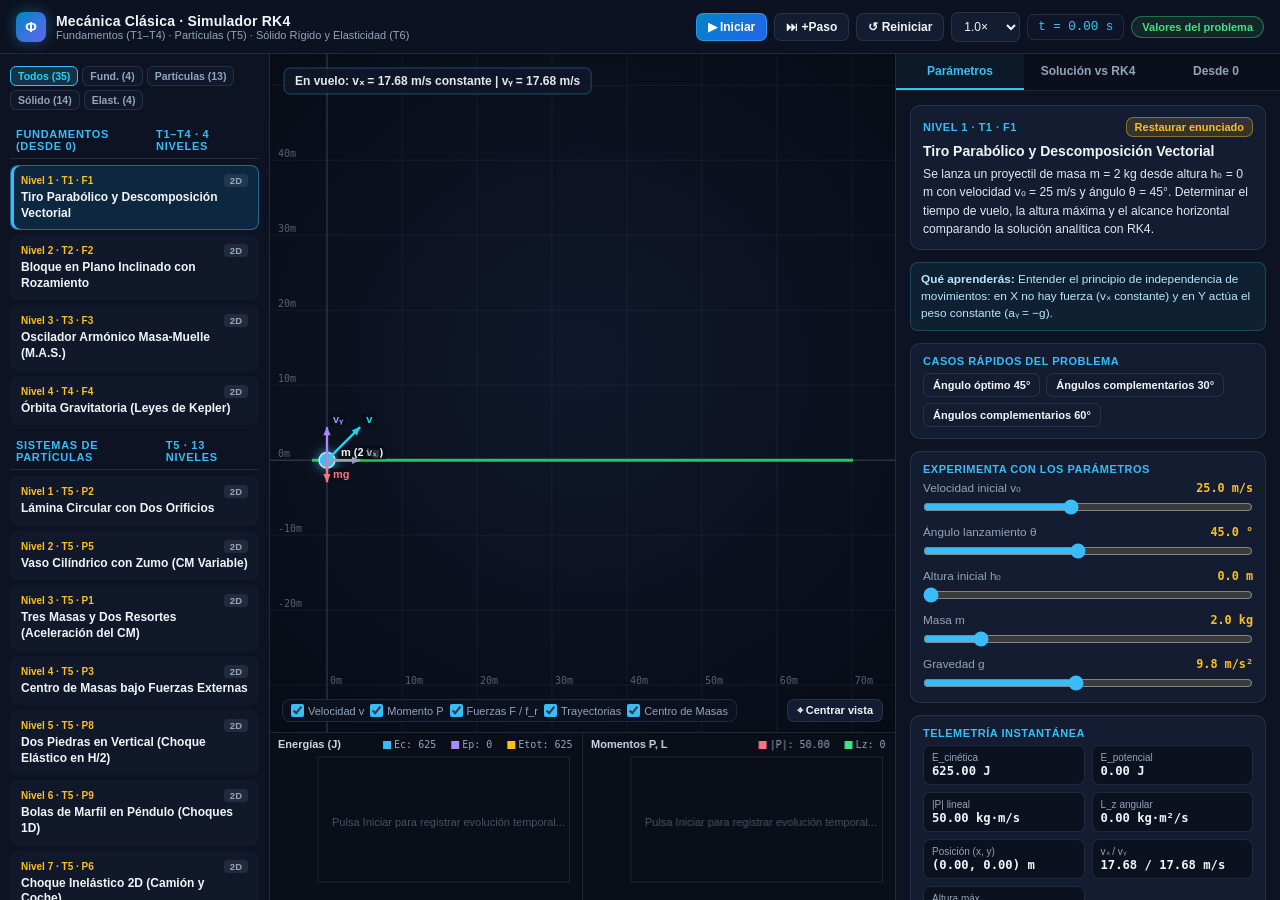
<file: mecanica-clasica/index.html>
<!DOCTYPE html>
<html lang="es">
<head>
    <meta charset="UTF-8">
    <meta name="viewport" content="width=device-width, initial-scale=1.0">
    <title>Laboratorio Interactivo — Sistemas de Partículas y Sólido Rígido</title>
    <link rel="stylesheet" href="css/styles.css">
</head>
<body>
    <!-- Barra Superior de Control -->
    <header class="topbar">
        <div class="brand">
            <div class="brand-badge">Φ</div>
            <div>
                <h1>Mecánica Clásica · Simulador RK4</h1>
                <span>Fundamentos (T1–T4) · Partículas (T5) · Sólido Rígido y Elasticidad (T6)</span>
            </div>
        </div>

        <div class="transport">
            <button id="btn-play" class="btn btn-primary">▶ Iniciar</button>
            <button id="btn-step" class="btn" title="Avanzar un paso Δt">⏭ +Paso</button>
            <button id="btn-reset" class="btn" title="Reiniciar simulación">↺ Reiniciar</button>
            <select id="speed-select" class="speed-select" title="Velocidad de simulación">
                <option value="0.25">0.25×</option>
                <option value="0.5">0.5×</option>
                <option value="1" selected>1.0×</option>
                <option value="2">2.0×</option>
                <option value="4">4.0×</option>
            </select>
            <div id="time-display" class="time-pill">t = 0.00 s</div>
            <span id="mode-badge" class="mode-badge preset">Valores del problema</span>
        </div>
    </header>

    <!-- Área Principal en 3 Columnas -->
    <main class="workspace">
        <!-- Columna Izquierda: Ruta Pedagógica desde 0 -->
        <aside class="sidebar">
            <div class="topic-filter-bar" id="topic-filter-bar">
                <button class="filter-chip active" data-filter="all">Todos (35)</button>
                <button class="filter-chip" data-filter="fundamentals">Fund. (4)</button>
                <button class="filter-chip" data-filter="particles">Partículas (13)</button>
                <button class="filter-chip" data-filter="rigid">Sólido (14)</button>
                <button class="filter-chip" data-filter="elasticity">Elast. (4)</button>
            </div>

            <section class="topic-section" data-topic="fundamentals">
                <div class="topic-header">
                    <span>Fundamentos (Desde 0)</span>
                    <span>T1–T4 · 4 niveles</span>
                </div>
                <div id="list-fundamentals" class="problem-list"></div>
            </section>

            <section class="topic-section" data-topic="particles">
                <div class="topic-header">
                    <span>Sistemas de Partículas</span>
                    <span>T5 · 13 niveles</span>
                </div>
                <div id="list-particles" class="problem-list"></div>
            </section>

            <section class="topic-section" data-topic="rigid">
                <div class="topic-header">
                    <span>Sólido Rígido</span>
                    <span>T6a · 14 niveles</span>
                </div>
                <div id="list-rigid" class="problem-list"></div>
            </section>

            <section class="topic-section" data-topic="elasticity">
                <div class="topic-header">
                    <span>Elasticidad y Torsión</span>
                    <span>T6b · 4 niveles</span>
                </div>
                <div id="list-elasticity" class="problem-list"></div>
            </section>
        </aside>

        <!-- Columna Central: Viewport 2D/3D + Gráficas de Conservación -->
        <section class="stage">
            <div class="viewport-wrap">
                <canvas id="canvas-2d"></canvas>
                <div id="container-3d"></div>

                <div class="viewport-toolbar">
                    <div id="vector-toggles" class="vector-toggles">
                        <label class="chk-chip"><input type="checkbox" id="chk-vel" checked> Velocidad v</label>
                        <label class="chk-chip"><input type="checkbox" id="chk-mom" checked> Momento P</label>
                        <label class="chk-chip"><input type="checkbox" id="chk-force" checked> Fuerzas F / f_r</label>
                        <label class="chk-chip"><input type="checkbox" id="chk-trails" checked> Trayectorias</label>
                        <label class="chk-chip"><input type="checkbox" id="chk-cm" checked> Centro de Masas</label>
                    </div>
                    <div class="viewport-actions">
                        <button id="btn-reset-view" class="btn" style="padding:4px 9px;font-size:11px;">⌖ Centrar vista</button>
                    </div>
                </div>
            </div>

            <div class="charts-strip">
                <div class="chart-box">
                    <canvas id="chart-energy"></canvas>
                </div>
                <div class="chart-box">
                    <canvas id="chart-momentum"></canvas>
                </div>
            </div>
        </section>

        <!-- Columna Derecha: Enunciado, Parámetros, Solución Analítica y Guía -->
        <aside class="inspector">
            <div class="tabs">
                <button class="tab-btn active" data-tab="params">Parámetros</button>
                <button class="tab-btn" data-tab="solution">Solución vs RK4</button>
                <button class="tab-btn" data-tab="guide">Desde 0</button>
            </div>

            <!-- Tab 1: Enunciado, Sliders y Telemetría -->
            <div id="tab-params" class="tab-content active">
                <div class="card">
                    <div class="card-title">
                        <span id="prob-code">T5 · P3</span>
                        <button id="btn-preset" class="btn btn-gold" style="padding:3px 8px;font-size:11px;">Restaurar enunciado</button>
                    </div>
                    <h2 id="prob-title" style="font-size:14px;margin-bottom:6px;"></h2>
                    <p id="prob-statement" class="statement-text"></p>
                </div>

                <div id="prob-goal" class="goal-box"></div>

                <div id="quick-actions-card" class="card" style="display:none;">
                    <div class="card-title"><span>Casos rápidos del problema</span></div>
                    <div id="quick-actions" class="quick-actions"></div>
                </div>

                <div class="card">
                    <div class="card-title"><span>Experimenta con los parámetros</span></div>
                    <div id="params-container"></div>
                </div>

                <div class="card">
                    <div class="card-title"><span>Telemetría instantánea</span></div>
                    <div id="telemetry-grid" class="telemetry-grid"></div>
                </div>
            </div>

            <!-- Tab 2: Solución Paso a Paso y Comparativa Live -->
            <div id="tab-solution" class="tab-content">
                <div class="card">
                    <div class="card-title"><span>Teórico vs Simulación Numérica (RK4)</span></div>
                    <table class="cmp-table">
                        <thead>
                            <tr>
                                <th>Magnitud</th>
                                <th>Teórico</th>
                                <th>RK4</th>
                                <th>Error</th>
                            </tr>
                        </thead>
                        <tbody id="cmp-tbody"></tbody>
                    </table>
                </div>

                <div id="steps-container" style="display:flex;flex-direction:column;gap:8px;"></div>
            </div>

            <!-- Tab 3: Guía Conceptual desde 0 -->
            <div id="tab-guide" class="tab-content">
                <div class="goal-box" id="guide-goal"></div>
                <div id="guide-container" style="display:flex;flex-direction:column;gap:9px;"></div>
            </div>
        </aside>
    </main>

    <!-- Librerías Locales (Compatible con file:// sin servidor) -->
    <script src="lib/three.min.js"></script>
    <script src="lib/OrbitControls.js"></script>
    <script src="js/rk4.js"></script>
    <script src="js/problems_fundamentals.js"></script>
    <script src="js/problems_particles.js"></script>
    <script src="js/problems_rigid.js"></script>
    <script src="js/problems_elasticity.js"></script>
    <script src="js/problems_catalog.js"></script>
    <script src="js/renderer2d.js"></script>
    <script src="js/renderer3d.js"></script>
    <script src="js/charts.js"></script>
    <script src="js/app.js"></script>
</body>
</html>
</file>
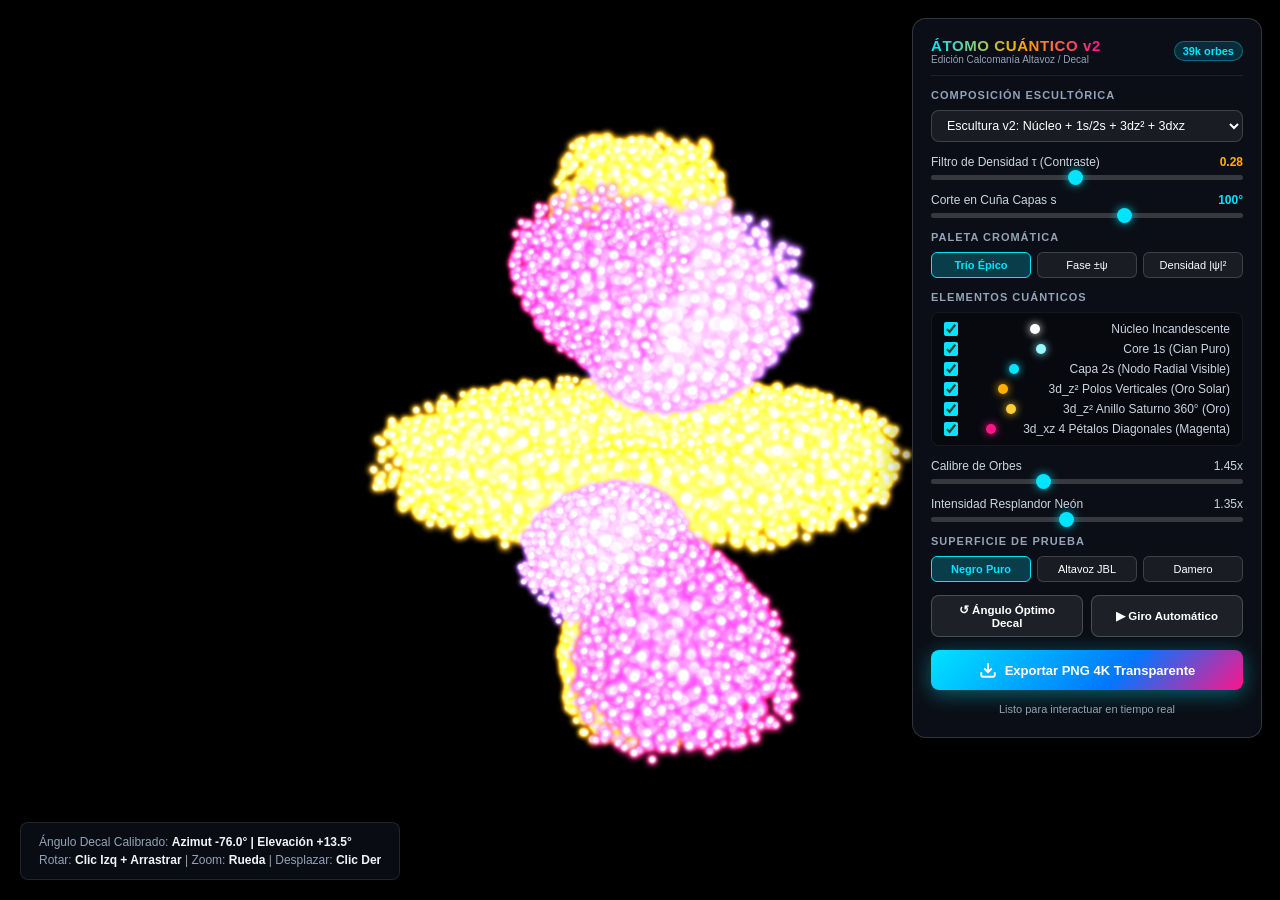
<file: atomo-cuantico/visor_atomo_3d.html>
<!DOCTYPE html>
<html lang="es">
<head>
    <meta charset="UTF-8">
    <meta name="viewport" content="width=device-width, initial-scale=1.0">
    <title>Visor Cuántico 3D - Escultura v2 (Edición Calcomanía Altavoz)</title>
    <style>
        :root {
            --bg-color: #000000;
            --panel-bg: rgba(13, 17, 26, 0.88);
            --panel-border: rgba(255, 255, 255, 0.16);
            --accent-cyan: #00e5ff;
            --accent-gold: #ffb000;
            --accent-magenta: #ff148a;
            --text-main: #f1f5f9;
            --text-dim: #94a3b8;
        }

        * {
            box-sizing: border-box;
            margin: 0;
            padding: 0;
            user-select: none;
        }

        body, html {
            width: 100%;
            height: 100%;
            overflow: hidden;
            font-family: -apple-system, BlinkMacSystemFont, "Segoe UI", Roboto, Helvetica, Arial, sans-serif;
            background-color: var(--bg-color);
            color: var(--text-main);
        }

        #canvas-container {
            position: absolute;
            top: 0;
            left: 0;
            width: 100%;
            height: 100%;
            z-index: 1;
        }

        /* Modos de fondo de prueba */
        .bg-black {
            background-color: #000000 !important;
            background-image: none !important;
        }
        .bg-jbl {
            background-color: #16181D !important;
            background-image: radial-gradient(circle at 50% 50%, #242934 0%, #101216 100%) !important;
        }
        .bg-checkerboard {
            background-color: #1a1a24 !important;
            background-image: 
                linear-gradient(45deg, #262738 25%, transparent 25%), 
                linear-gradient(-45deg, #262738 25%, transparent 25%), 
                linear-gradient(45deg, transparent 75%, #262738 75%), 
                linear-gradient(-45deg, transparent 75%, #262738 75%) !important;
            background-size: 24px 24px !important;
            background-position: 0 0, 0 12px, 12px -12px, -12px 0px !important;
        }

        #error-banner {
            display: none;
            position: fixed;
            top: 20px;
            left: 50%;
            transform: translateX(-50%);
            background: rgba(220, 38, 38, 0.95);
            color: #ffffff;
            padding: 12px 24px;
            border-radius: 8px;
            z-index: 99999;
            font-size: 13px;
            font-weight: 600;
            box-shadow: 0 8px 30px rgba(0, 0, 0, 0.7);
        }

        /* Panel de Control Flotante Glassmorphism */
        #ui-panel {
            position: absolute;
            top: 18px;
            right: 18px;
            width: 350px;
            max-height: calc(100vh - 36px);
            background: var(--panel-bg);
            backdrop-filter: blur(18px);
            -webkit-backdrop-filter: blur(18px);
            border: 1px solid var(--panel-border);
            border-radius: 14px;
            padding: 18px;
            z-index: 10;
            display: flex;
            flex-direction: column;
            gap: 13px;
            overflow-y: auto;
            box-shadow: 0 16px 36px rgba(0, 0, 0, 0.75);
            scrollbar-width: thin;
            scrollbar-color: rgba(255, 255, 255, 0.2) transparent;
        }

        #ui-panel::-webkit-scrollbar {
            width: 6px;
        }
        #ui-panel::-webkit-scrollbar-thumb {
            background: rgba(255, 255, 255, 0.22);
            border-radius: 3px;
        }

        .header {
            display: flex;
            align-items: center;
            justify-content: space-between;
            border-bottom: 1px solid rgba(255, 255, 255, 0.08);
            padding-bottom: 10px;
        }

        .header h1 {
            font-size: 15px;
            font-weight: 800;
            letter-spacing: 0.6px;
            background: linear-gradient(90deg, #00e5ff 0%, #ffb000 50%, #ff148a 100%);
            -webkit-background-clip: text;
            -webkit-text-fill-color: transparent;
        }

        .badge {
            font-size: 11px;
            padding: 3px 8px;
            background: rgba(0, 229, 255, 0.15);
            color: #00e5ff;
            border-radius: 12px;
            border: 1px solid rgba(0, 229, 255, 0.35);
            font-weight: 600;
        }

        .section-title {
            font-size: 11px;
            text-transform: uppercase;
            letter-spacing: 1px;
            color: var(--text-dim);
            font-weight: 700;
            margin-bottom: 3px;
        }

        .control-group {
            display: flex;
            flex-direction: column;
            gap: 6px;
        }

        label {
            font-size: 12px;
            display: flex;
            justify-content: space-between;
            align-items: center;
            color: #cbd5e1;
        }

        select, input[type="range"], button {
            width: 100%;
            background: rgba(255, 255, 255, 0.06);
            border: 1px solid rgba(255, 255, 255, 0.16);
            color: #fff;
            border-radius: 8px;
            padding: 7px 11px;
            font-size: 12.5px;
            outline: none;
            transition: all 0.2s ease;
        }

        select:focus, button:hover {
            border-color: var(--accent-cyan);
            background: rgba(255, 255, 255, 0.11);
        }

        input[type="range"] {
            -webkit-appearance: none;
            height: 5px;
            padding: 0;
            border: none;
            background: rgba(255, 255, 255, 0.18);
            border-radius: 3px;
            cursor: pointer;
        }

        input[type="range"]::-webkit-slider-thumb {
            -webkit-appearance: none;
            width: 15px;
            height: 15px;
            background: var(--accent-cyan);
            border-radius: 50%;
            box-shadow: 0 0 10px rgba(0, 229, 255, 0.8);
            cursor: pointer;
        }

        .btn-group {
            display: grid;
            grid-template-columns: 1fr 1fr 1fr;
            gap: 6px;
        }

        .btn-group button {
            padding: 6px 4px;
            font-size: 11px;
            text-align: center;
            cursor: pointer;
            border-radius: 6px;
        }

        .btn-group button.active {
            background: rgba(0, 229, 255, 0.22);
            border-color: var(--accent-cyan);
            color: var(--accent-cyan);
            font-weight: 700;
        }

        .subshell-grid {
            display: grid;
            grid-template-columns: 1fr;
            gap: 6px;
            background: rgba(0, 0, 0, 0.3);
            padding: 9px 12px;
            border-radius: 8px;
            border: 1px solid rgba(255, 255, 255, 0.06);
        }

        .subshell-item {
            display: flex;
            align-items: center;
            gap: 9px;
            font-size: 12px;
            cursor: pointer;
        }

        .subshell-item input[type="checkbox"] {
            accent-color: var(--accent-cyan);
            width: 14px;
            height: 14px;
            cursor: pointer;
        }

        .dot-indicator {
            width: 10px;
            height: 10px;
            border-radius: 50%;
            display: inline-block;
            box-shadow: 0 0 8px currentColor;
        }

        .btn-action-row {
            display: grid;
            grid-template-columns: 1fr 1fr;
            gap: 8px;
        }

        .btn-secondary {
            background: rgba(255, 255, 255, 0.08);
            border: 1px solid rgba(255, 255, 255, 0.2);
            cursor: pointer;
            font-size: 11.5px;
            font-weight: 600;
        }

        .btn-export {
            background: linear-gradient(135deg, #00e5ff 0%, #0077ff 60%, #ff148a 100%);
            border: none;
            color: #ffffff;
            font-weight: 800;
            font-size: 13px;
            padding: 11px;
            border-radius: 8px;
            cursor: pointer;
            display: flex;
            align-items: center;
            justify-content: center;
            gap: 8px;
            box-shadow: 0 4px 20px rgba(0, 229, 255, 0.4);
            transition: transform 0.15s ease, box-shadow 0.15s ease;
        }

        .btn-export:hover {
            transform: translateY(-1px);
            box-shadow: 0 6px 26px rgba(0, 229, 255, 0.65);
        }

        .btn-export:active {
            transform: translateY(1px);
        }

        .status-msg {
            font-size: 11px;
            color: var(--text-dim);
            text-align: center;
            min-height: 16px;
        }

        #hud-info {
            position: absolute;
            bottom: 20px;
            left: 20px;
            z-index: 10;
            background: rgba(13, 17, 26, 0.75);
            backdrop-filter: blur(12px);
            padding: 10px 18px;
            border-radius: 8px;
            border: 1px solid rgba(255, 255, 255, 0.1);
            font-size: 12px;
            color: #94a3b8;
            pointer-events: none;
            line-height: 1.5;
        }
        #hud-info strong {
            color: #f1f5f9;
        }
    </style>

    <!-- Librerías locales con fallback a CDN oficial -->
    <script src="lib/three.min.js"></script>
    <script>
        if (typeof THREE === 'undefined') {
            document.write('<script src="https://cdnjs.cloudflare.com/ajax/libs/three.js/r128/three.min.js"><\/script>');
        }
    </script>
    <script src="lib/OrbitControls.js"></script>
    <script>
        if (typeof THREE !== 'undefined' && typeof THREE.OrbitControls === 'undefined') {
            document.write('<script src="https://cdn.jsdelivr.net/npm/three@0.128.0/examples/js/controls/OrbitControls.js"><\/script>');
        }
    </script>
</head>
<body class="bg-black">
    <div id="error-banner"></div>
    <div id="canvas-container"></div>

    <div id="ui-panel">
        <div class="header">
            <div>
                <h1>ÁTOMO CUÁNTICO v2</h1>
                <div style="font-size: 10px; color: var(--text-dim);">Edición Calcomanía Altavoz / Decal</div>
            </div>
            <span class="badge" id="point-count-badge">38k orbes</span>
        </div>

        <!-- Presets -->
        <div class="control-group">
            <span class="section-title">Composición Escultórica</span>
            <select id="preset-select">
                <option value="sculpture_v2" selected>Escultura v2: Núcleo + 1s/2s + 3dz² + 3dxz</option>
                <option value="dz2_solo">Solo 3d_z² (Polos + Anillo de Saturno)</option>
                <option value="dxz_solo">Solo 3d_xz (4 Pétalos Diagonales)</option>
                <option value="core_solo">Solo Núcleo + Esferas 1s/2s (Corte en Cuña)</option>
            </select>
        </div>

        <!-- Umbral Cuántico Tau (tau) -->
        <div class="control-group">
            <label>
                <span>Filtro de Densidad &tau; (Contraste)</span>
                <span id="tau-val" style="color:var(--accent-gold); font-weight:700;">0.28</span>
            </label>
            <input type="range" id="tau-slider" min="0.05" max="0.55" step="0.01" value="0.28">
        </div>

        <!-- Ángulo de Corte en Cuña -->
        <div class="control-group">
            <label>
                <span>Corte en Cuña Capas s</span>
                <span id="cut-angle-val" style="color:var(--accent-cyan); font-weight:600;">100°</span>
            </label>
            <input type="range" id="cut-angle-slider" min="0" max="160" step="2" value="100">
        </div>

        <!-- Modos de Color -->
        <div class="control-group">
            <span class="section-title">Paleta Cromática</span>
            <div class="btn-group">
                <button id="btn-col-trio" class="active">Trío Épico</button>
                <button id="btn-col-phase">Fase &plusmn;&psi;</button>
                <button id="btn-col-density">Densidad |&psi;|&sup2;</button>
            </div>
        </div>

        <!-- Subcapas Escultóricas v2 -->
        <div class="control-group">
            <span class="section-title">Elementos Cuánticos</span>
            <div class="subshell-grid">
                <label class="subshell-item">
                    <input type="checkbox" id="chk-nucleus" checked>
                    <span class="dot-indicator" style="color:#ffffff; background:#ffffff;"></span>
                    <span>Núcleo Incandescente</span>
                </label>
                <label class="subshell-item">
                    <input type="checkbox" id="chk-core1s" checked>
                    <span class="dot-indicator" style="color:#99f6ff; background:#99f6ff;"></span>
                    <span>Core 1s (Cian Puro)</span>
                </label>
                <label class="subshell-item">
                    <input type="checkbox" id="chk-shell2s" checked>
                    <span class="dot-indicator" style="color:#00e5ff; background:#00e5ff;"></span>
                    <span>Capa 2s (Nodo Radial Visible)</span>
                </label>
                <label class="subshell-item">
                    <input type="checkbox" id="chk-poles3dz2" checked>
                    <span class="dot-indicator" style="color:#ffb000; background:#ffb000;"></span>
                    <span>3d_z² Polos Verticales (Oro Solar)</span>
                </label>
                <label class="subshell-item">
                    <input type="checkbox" id="chk-ring3dz2" checked>
                    <span class="dot-indicator" style="color:#ffcc33; background:#ffcc33;"></span>
                    <span>3d_z² Anillo Saturno 360° (Oro)</span>
                </label>
                <label class="subshell-item">
                    <input type="checkbox" id="chk-petals3dxz" checked>
                    <span class="dot-indicator" style="color:#ff148a; background:#ff148a;"></span>
                    <span>3d_xz 4 Pétalos Diagonales (Magenta)</span>
                </label>
            </div>
        </div>

        <!-- Sliders de Apariencia de Orbes -->
        <div class="control-group">
            <label>
                <span>Calibre de Orbes</span>
                <span id="pt-size-val">1.45x</span>
            </label>
            <input type="range" id="pt-size-slider" min="0.6" max="3.0" step="0.05" value="1.45">
        </div>

        <div class="control-group">
            <label>
                <span>Intensidad Resplandor Neón</span>
                <span id="glow-val">1.35x</span>
            </label>
            <input type="range" id="glow-slider" min="0.4" max="2.6" step="0.05" value="1.35">
        </div>

        <!-- Fondo de Previsualización -->
        <div class="control-group">
            <span class="section-title">Superficie de Prueba</span>
            <div class="btn-group">
                <button id="btn-bg-black" class="active">Negro Puro</button>
                <button id="btn-bg-jbl">Altavoz JBL</button>
                <button id="btn-bg-check">Damero</button>
            </div>
        </div>

        <!-- Acciones: Reset Cámara y Exportación -->
        <div class="btn-action-row">
            <button id="btn-reset-cam" class="btn-secondary">
                ↺ Ángulo Óptimo Decal
            </button>
            <button id="btn-autorotate" class="btn-secondary">
                ▶ Giro Automático
            </button>
        </div>

        <!-- Botón Exportar 4K -->
        <button id="btn-export-4k" class="btn-export">
            <svg width="18" height="18" viewBox="0 0 24 24" fill="none" stroke="currentColor" stroke-width="2.5">
                <path d="M21 15v4a2 2 0 0 1-2 2H5a2 2 0 0 1-2-2v-4"></path>
                <polyline points="7 10 12 15 17 10"></polyline>
                <line x1="12" y1="15" x2="12" y2="3"></line>
            </svg>
            Exportar PNG 4K Transparente
        </button>
        <div id="status-msg" class="status-msg">Listo para interactuar en tiempo real</div>
    </div>

    <div id="hud-info">
        Ángulo Decal Calibrado: <strong>Azimut -76.0° | Elevación +13.5°</strong><br>
        Rotar: <strong>Clic Izq + Arrastrar</strong> | Zoom: <strong>Rueda</strong> | Desplazar: <strong>Clic Der</strong>
    </div>

    <!-- Script de Lógica Cuántica v2 y WebGL Three.js -->
    <script>
        window.addEventListener('error', function(err) {
            var banner = document.getElementById('error-banner');
            if (banner) {
                banner.style.display = 'block';
                banner.innerText = 'Error en Visor 3D: ' + (err.message || err);
            }
        });

        (function() {
            if (typeof THREE === 'undefined') {
                document.getElementById('error-banner').style.display = 'block';
                document.getElementById('error-banner').innerText = 'No se pudo cargar Three.js.';
                return;
            }

            var degToRad = function(deg) { return deg * Math.PI / 180.0; };

            var SUBSHELL_V2 = {
                NUCLEUS: 0,
                CORE_1S: 1,
                SHELL_2S: 2,
                POLES_3DZ2: 3,
                RING_3DZ2: 4,
                PETALS_3DXZ: 5
            };

            var subCheckboxes = {
                'chk-nucleus': SUBSHELL_V2.NUCLEUS,
                'chk-core1s': SUBSHELL_V2.CORE_1S,
                'chk-shell2s': SUBSHELL_V2.SHELL_2S,
                'chk-poles3dz2': SUBSHELL_V2.POLES_3DZ2,
                'chk-ring3dz2': SUBSHELL_V2.RING_3DZ2,
                'chk-petals3dxz': SUBSHELL_V2.PETALS_3DXZ
            };

            // --- 1. MATEMÁTICA CUÁNTICA EXACTA NORMALIZADA POR CAPA ---
            function genLaguerre(k, alpha, x) {
                if (k === 0) return 1.0;
                var L_prev = 1.0;
                var L_curr = 1.0 + alpha - x;
                if (k === 1) return L_curr;
                for (var j = 1; j < k; j++) {
                    var L_next = ((2 * j + 1 + alpha - x) * L_curr - (j + alpha) * L_prev) / (j + 1);
                    L_prev = L_curr;
                    L_curr = L_next;
                }
                return L_curr;
            }

            var FACT = [1, 1, 2, 6, 24, 120, 720, 5040, 40320, 362880, 3628800];
            function factorial(n) { return n <= 10 ? FACT[n] : FACT[10]; }

            function radialR(n, l, Z_eff, r) {
                var rho = (2.0 * Z_eff * r) / n;
                var k = n - l - 1;
                var alpha = 2 * l + 1;
                var norm = Math.sqrt(Math.pow((2.0 * Z_eff / n), 3) * (factorial(k) / (2.0 * n * factorial(n + l))));
                var L_val = genLaguerre(k, alpha, rho);
                return norm * Math.exp(-0.5 * rho) * Math.pow(rho, l) * L_val;
            }

            // Normalización exacta P_r = r^2 * R^2 idéntica a quantum_core.py
            function getShellNormalizedRadial(n, l, Z_eff, steps) {
                steps = steps || 1024;
                var r_max = (n / Z_eff) * (3.0 * n + 14.0);
                var r_grid = new Float32Array(steps);
                var P_r = new Float32Array(steps);
                var S_r = new Float32Array(steps);
                var cdf = new Float32Array(steps);
                var dr = r_max / (steps - 1);

                var max_P = 0;
                for (var i = 0; i < steps; i++) {
                    var r = Math.max(1e-4, i * dr);
                    r_grid[i] = r;
                    var R = radialR(n, l, Z_eff, r);
                    var P = r * r * R * R;
                    P_r[i] = P;
                    if (P > max_P) max_P = P;
                }

                if (max_P > 0) {
                    for (var i = 0; i < steps; i++) S_r[i] = P_r[i] / max_P;
                }

                var sum = 0;
                for (var i = 0; i < steps; i++) {
                    if (i > 0) sum += 0.5 * (P_r[i] + P_r[i - 1]) * dr;
                    cdf[i] = sum;
                }
                var total = cdf[steps - 1] || 1.0;
                for (var i = 0; i < steps; i++) cdf[i] /= total;

                return {
                    sample_r: function() {
                        var u = Math.random();
                        var low = 0, high = steps - 1;
                        while (low < high) {
                            var mid = (low + high) >> 1;
                            if (cdf[mid] < u) low = mid + 1;
                            else high = mid;
                        }
                        var idx = Math.max(1, low);
                        var t = (u - cdf[idx - 1]) / (cdf[idx] - cdf[idx - 1] + 1e-8);
                        return r_grid[idx - 1] + t * dr;
                    },
                    eval_S: function(r) {
                        if (r <= 0 || r >= r_max) return 0.0;
                        var fi = r / dr;
                        var i = Math.floor(fi);
                        if (i >= steps - 1) return 0.0;
                        var t = fi - i;
                        return S_r[i] * (1.0 - t) + S_r[i + 1] * t;
                    }
                };
            }

            // --- 2. CONFIGURACIÓN THREE.JS ---

            var container = document.getElementById('canvas-container');
            var width = window.innerWidth;
            var height = window.innerHeight;

            var scene = new THREE.Scene();

            var camera = new THREE.PerspectiveCamera(40, width / height, 0.5, 600);
            camera.up.set(0, 0, 1);

            function setCalibratedDecalView() {
                var dist = 85.0;
                var azimRad = degToRad(-76.0);
                var elevRad = degToRad(13.5);
                var cosEl = Math.cos(elevRad);
                var sinEl = Math.sin(elevRad);

                camera.position.set(
                    dist * cosEl * Math.sin(azimRad),
                    dist * cosEl * Math.cos(azimRad),
                    dist * sinEl
                );
                camera.lookAt(0, 0, 0);
            }
            setCalibratedDecalView();

            var renderer = new THREE.WebGLRenderer({
                alpha: true,
                antialias: true,
                preserveDrawingBuffer: true,
                powerPreference: "high-performance"
            });
            renderer.setSize(width, height);
            renderer.setPixelRatio(Math.min(window.devicePixelRatio || 1.0, 2.0));
            renderer.setClearColor(0x000000, 0);
            container.appendChild(renderer.domElement);

            var controls = new THREE.OrbitControls(camera, renderer.domElement);
            controls.enableDamping = true;
            controls.dampingFactor = 0.05;
            controls.target.set(0, 0, 0);
            controls.autoRotate = false;
            controls.autoRotateSpeed = 1.0;

            // --- 3. SHADER DE ORBES CUÁNTICOS MACRO ---

            var vertexShader = [
                'uniform float uPointSize;',
                'uniform float uPixelRatio;',
                'uniform float uCutAngle;',
                'uniform float uCutDir;',
                'uniform float uTau;',
                'uniform int uColorMode;',

                'attribute vec3 aColor;',
                'attribute vec3 aPhaseColor;',
                'attribute float aDensity;',
                'attribute float aCutFlag;',
                'attribute float aSubshellId;',
                'attribute float aIsVisible;',

                'varying vec3 vColor;',
                'varying float vDensity;',

                'void main() {',
                '    vDensity = aDensity;',

                '    if (aIsVisible < 0.5) {',
                '        gl_Position = vec4(2.0, 2.0, 2.0, 1.0);',
                '        gl_PointSize = 0.0;',
                '        return;',
                '    }',

                '    if (aSubshellId >= 1.0 && aDensity < uTau) {',
                '        gl_Position = vec4(2.0, 2.0, 2.0, 1.0);',
                '        gl_PointSize = 0.0;',
                '        return;',
                '    }',

                '    if (aCutFlag > 0.5 && uCutAngle > 0.001) {',
                '        float phi = atan(position.y, position.x);',
                '        float dphi = atan(sin(phi - uCutDir), cos(phi - uCutDir));',
                '        if (abs(dphi) < uCutAngle && position.z > -0.35 * length(position.xy)) {',
                '            gl_Position = vec4(2.0, 2.0, 2.0, 1.0);',
                '            gl_PointSize = 0.0;',
                '            return;',
                '        }',
                '    }',

                '    if (uColorMode == 0) {',
                '        vColor = aColor;',
                '    } else if (uColorMode == 1) {',
                '        vColor = aPhaseColor;',
                '    } else {',
                '        vec3 colLow = vec3(0.0, 0.9, 1.0);',
                '        vec3 colMid = vec3(1.0, 0.08, 0.54);',
                '        vec3 colHigh = vec3(1.0, 0.9, 0.2);',
                '        vec3 c = mix(colLow, colMid, smoothstep(0.0, 0.5, aDensity));',
                '        vColor = mix(c, colHigh, smoothstep(0.5, 1.0, aDensity));',
                '    }',

                '    vec4 mvPosition = modelViewMatrix * vec4(position, 1.0);',
                '    gl_Position = projectionMatrix * mvPosition;',

                '    float ptScale = uPointSize * mix(6.0, 16.0, aDensity);',
                '    gl_PointSize = ptScale * (140.0 / -mvPosition.z) * uPixelRatio;',
                '}'
            ].join('\n');

            var fragmentShader = [
                'uniform float uGlowIntensity;',
                'varying vec3 vColor;',
                'varying float vDensity;',

                'void main() {',
                '    vec2 coord = gl_PointCoord - vec2(0.5);',
                '    float r2 = dot(coord, coord);',
                '    if (r2 > 0.25) discard;',

                '    float r = sqrt(r2) * 2.0;',

                '    float core = exp(-6.5 * r * r);',
                '    float halo = pow(clamp(1.0 - r, 0.0, 1.0), 1.6);',
                '    float alpha = clamp(0.75 * core + 0.35 * halo, 0.0, 1.0);',

                '    vec3 col = mix(vColor, vec3(1.0, 1.0, 1.0), core * 0.85);',
                '    col *= (1.0 + 0.4 * vDensity) * uGlowIntensity;',

                '    gl_FragColor = vec4(col * alpha, alpha);',
                '}'
            ].join('\n');

            var quantumUniforms = {
                uPointSize: { value: 1.45 },
                uPixelRatio: { value: Math.min(window.devicePixelRatio || 1.0, 2.0) },
                uCutAngle: { value: degToRad(50.0) }, // 100° total
                uCutDir: { value: degToRad(35.0) },
                uTau: { value: 0.28 },
                uColorMode: { value: 0 },
                uGlowIntensity: { value: 1.35 }
            };

            var quantumMaterial = new THREE.ShaderMaterial({
                vertexShader: vertexShader,
                fragmentShader: fragmentShader,
                uniforms: quantumUniforms,
                transparent: true,
                depthWrite: false,
                blending: THREE.CustomBlending,
                blendSrc: THREE.OneFactor,
                blendDst: THREE.OneMinusSrcAlphaFactor,
                blendSrcAlpha: THREE.OneFactor,
                blendDstAlpha: THREE.OneMinusSrcAlphaFactor
            });

            var pointCloudMesh = null;
            var particleDataCache = null;

            function updateSubshellVisibility() {
                if (!particleDataCache) return;
                var geom = particleDataCache.geometry;
                var subIds = geom.attributes.aSubshellId.array;
                var isVis = geom.attributes.aIsVisible.array;

                var state = {};
                for (var key in subCheckboxes) {
                    if (subCheckboxes.hasOwnProperty(key)) {
                        var sId = subCheckboxes[key];
                        var el = document.getElementById(key);
                        state[sId] = el ? el.checked : true;
                    }
                }

                for (var i = 0; i < subIds.length; i++) {
                    var sId = subIds[i];
                    isVis[i] = (state[sId] !== false) ? 1.0 : 0.0;
                }
                geom.attributes.aIsVisible.needsUpdate = true;
            }

            // --- 4. GENERADOR ESTRATIFICADO DE ESCULTURA CUÁNTICA v2 ---

            function generateSculpturalAtom(presetKey) {
                presetKey = presetKey || 'sculpture_v2';
                var positions = [];
                var colors = [];
                var phaseColors = [];
                var densities = [];
                var cutFlags = [];
                var subshellIds = [];
                var isVisible = [];

                function addParticle(x, y, z, baseRgb, phaseSign, dens, canCut, subId) {
                    positions.push(x, y, z);
                    colors.push(baseRgb[0], baseRgb[1], baseRgb[2]);
                    if (phaseSign >= 0) {
                        phaseColors.push(0.0, 0.9, 1.0);
                    } else {
                        phaseColors.push(1.0, 0.08, 0.54);
                    }
                    densities.push(dens);
                    cutFlags.push(canCut ? 1.0 : 0.0);
                    subshellIds.push(subId);
                    isVisible.push(1.0);
                }

                // 1. Núcleo Cuántico Incandescente (650 orbes macro, r < 0.45)
                var nucPts = 650;
                for (var i = 0; i < nucPts; i++) {
                    var u = Math.random();
                    var r = 0.42 * Math.sqrt(u);
                    var z_h = Math.random() * 2 - 1;
                    var phi = Math.random() * 2 * Math.PI;
                    var r_xy = Math.sqrt(Math.max(0, 1 - z_h * z_h));
                    var dens = Math.exp(-Math.pow(r / 0.22, 2));
                    addParticle(r * r_xy * Math.cos(phi), r * r_xy * Math.sin(phi), r * z_h, [1.0, 1.0, 1.0], 1.0, dens, false, SUBSHELL_V2.NUCLEUS);
                }

                // 2. Core 1s (2200 orbes, Cian luminoso, r < 1.8)
                if (presetKey === 'sculpture_v2' || presetKey === 'core_solo') {
                    var s1s = getShellNormalizedRadial(1, 0, 2.60);
                    var c1s = 0;
                    while (c1s < 2200) {
                        var z_h = Math.random() * 2 - 1;
                        var phi = Math.random() * 2 * Math.PI;
                        var r_xy = Math.sqrt(Math.max(0, 1 - z_h * z_h));
                        var r = s1s.sample_r();
                        if (r < 1.8) {
                            var S_val = s1s.eval_S(r);
                            if (S_val >= 0.22) {
                                addParticle(r * r_xy * Math.cos(phi), r * r_xy * Math.sin(phi), r * z_h, [0.40, 1.0, 1.0], 1.0, S_val, true, SUBSHELL_V2.CORE_1S);
                                c1s++;
                            }
                        }
                    }
                }

                // 3. Capa 2s (5800 orbes, Cian Eléctrico con nodo radial, 1.4 < r < 4.2)
                if (presetKey === 'sculpture_v2' || presetKey === 'core_solo') {
                    var s2s = getShellNormalizedRadial(2, 0, 2.25);
                    var c2s = 0;
                    while (c2s < 5800) {
                        var z_h = Math.random() * 2 - 1;
                        var phi = Math.random() * 2 * Math.PI;
                        var r_xy = Math.sqrt(Math.max(0, 1 - z_h * z_h));
                        var r = s2s.sample_r();
                        if (r >= 1.4 && r <= 4.2) {
                            var S_val = s2s.eval_S(r);
                            if (S_val >= 0.26) {
                                var R_raw = radialR(2, 0, 2.25, r);
                                var phase = R_raw >= 0 ? 1.0 : -1.0;
                                addParticle(r * r_xy * Math.cos(phi), r * r_xy * Math.sin(phi), r * z_h, [0.0, 0.9, 1.0], phase, S_val, true, SUBSHELL_V2.SHELL_2S);
                                c2s++;
                            }
                        }
                    }
                }

                // 4. Polos 3d_z² (9200 orbes, Oro Solar #FFB000)
                if (presetKey === 'sculpture_v2' || presetKey === 'dz2_solo') {
                    var s3d_poles = getShellNormalizedRadial(3, 2, 0.72);
                    var cPoles = 0;
                    var targetPoles = presetKey === 'dz2_solo' ? 20000 : 9200;
                    while (cPoles < targetPoles) {
                        var z_h = Math.random() * 2 - 1;
                        var phi = Math.random() * 2 * Math.PI;
                        var r_xy = Math.sqrt(Math.max(0, 1 - z_h * z_h));
                        var ang_raw = 3.0 * (z_h * z_h) - 1.0;
                        if (ang_raw > 0.0) {
                            var ang_term = Math.pow(ang_raw / 2.0, 5);
                            var r = s3d_poles.sample_r();
                            if (r > 4.8 && r < 21.0) {
                                var S_val = s3d_poles.eval_S(r);
                                var P = S_val * ang_term;
                                if (P >= 0.28) {
                                    addParticle(r * r_xy * Math.cos(phi), r * r_xy * Math.sin(phi), r * z_h, [1.0, 0.69, 0.0], 1.0, P, false, SUBSHELL_V2.POLES_3DZ2);
                                    cPoles++;
                                }
                            }
                        }
                    }
                }

                // 5. Anillo de Saturno 3d_z² (8800 orbes, 360° completo, Oro / Ámbar #FFB703)
                if (presetKey === 'sculpture_v2' || presetKey === 'dz2_solo') {
                    var s3d_ring = getShellNormalizedRadial(3, 2, 0.88);
                    var cRing = 0;
                    var targetRing = presetKey === 'dz2_solo' ? 18000 : 8800;
                    while (cRing < targetRing) {
                        var z_h = Math.random() * 2 - 1;
                        var phi = Math.random() * 2 * Math.PI;
                        var r_xy = Math.sqrt(Math.max(0, 1 - z_h * z_h));
                        var ang_raw = 3.0 * (z_h * z_h) - 1.0;
                        if (ang_raw < 0.0) {
                            var ang_term = Math.pow((-ang_raw) / 1.0, 8);
                            var r = s3d_ring.sample_r();
                            if (r > 5.0 && r < 18.0) {
                                var S_val = s3d_ring.eval_S(r);
                                var P = S_val * ang_term;
                                if (P >= 0.28) {
                                    addParticle(r * r_xy * Math.cos(phi), r * r_xy * Math.sin(phi), r * z_h, [1.0, 0.72, 0.01], -1.0, P, false, SUBSHELL_V2.RING_3DZ2);
                                    cRing++;
                                }
                            }
                        }
                    }
                }

                // 6. 4 Pétalos 3d_xz (12000 orbes, Magenta Láser #FF148A / Violeta Eléctrico #9D4EDD)
                if (presetKey === 'sculpture_v2' || presetKey === 'dxz_solo') {
                    var s3d_xz = getShellNormalizedRadial(3, 2, 0.68);
                    var cPetals = 0;
                    var targetPetals = presetKey === 'dxz_solo' ? 24000 : 12000;
                    while (cPetals < targetPetals) {
                        var z_h = Math.random() * 2 - 1;
                        var phi = Math.random() * 2 * Math.PI;
                        var r_xy = Math.sqrt(Math.max(0, 1 - z_h * z_h));
                        var x_h = r_xy * Math.cos(phi);
                        var y_h = r_xy * Math.sin(phi);

                        var ang_term = Math.pow(Math.abs(2.0 * x_h * z_h), 6);
                        var r = s3d_xz.sample_r();
                        if (r > 4.8 && r < 21.0) {
                            var S_val = s3d_xz.eval_S(r);
                            var P = S_val * ang_term;
                            if (P >= 0.28) {
                                var phase = (x_h * z_h >= 0) ? 1.0 : -1.0;
                                var col = (phase > 0) ? [1.0, 0.08, 0.54] : [0.62, 0.31, 0.87];
                                addParticle(r * x_h, r * y_h, r * z_h, col, phase, P, false, SUBSHELL_V2.PETALS_3DXZ);
                                cPetals++;
                            }
                        }
                    }
                }

                var geometry = new THREE.BufferGeometry();
                geometry.setAttribute('position', new THREE.Float32BufferAttribute(positions, 3));
                geometry.setAttribute('aColor', new THREE.Float32BufferAttribute(colors, 3));
                geometry.setAttribute('aPhaseColor', new THREE.Float32BufferAttribute(phaseColors, 3));
                geometry.setAttribute('aDensity', new THREE.Float32BufferAttribute(densities, 1));
                geometry.setAttribute('aCutFlag', new THREE.Float32BufferAttribute(cutFlags, 1));
                geometry.setAttribute('aSubshellId', new THREE.Float32BufferAttribute(subshellIds, 1));
                geometry.setAttribute('aIsVisible', new THREE.Float32BufferAttribute(isVisible, 1));

                if (pointCloudMesh) {
                    scene.remove(pointCloudMesh);
                    pointCloudMesh.geometry.dispose();
                }

                pointCloudMesh = new THREE.Points(geometry, quantumMaterial);
                scene.add(pointCloudMesh);

                particleDataCache = { geometry: geometry, count: positions.length / 3 };
                var badgeEl = document.getElementById('point-count-badge');
                if (badgeEl) {
                    badgeEl.innerText = Math.round(particleDataCache.count / 1000) + 'k orbes';
                }
                updateSubshellVisibility();
            }

            // Inicializar con escultura v2
            generateSculpturalAtom('sculpture_v2');

            // --- 5. EVENTOS UI ---

            document.getElementById('preset-select').addEventListener('change', function(e) {
                generateSculpturalAtom(e.target.value);
            });

            var tauSlider = document.getElementById('tau-slider');
            var tauValLabel = document.getElementById('tau-val');
            tauSlider.addEventListener('input', function(e) {
                var val = parseFloat(e.target.value);
                tauValLabel.innerText = val.toFixed(2);
                quantumUniforms.uTau.value = val;
            });

            var cutSlider = document.getElementById('cut-angle-slider');
            var cutValLabel = document.getElementById('cut-angle-val');
            cutSlider.addEventListener('input', function(e) {
                var deg = parseFloat(e.target.value);
                cutValLabel.innerText = deg + '°';
                quantumUniforms.uCutAngle.value = degToRad(deg * 0.5);
            });

            document.getElementById('pt-size-slider').addEventListener('input', function(e) {
                var v = parseFloat(e.target.value);
                document.getElementById('pt-size-val').innerText = v.toFixed(2) + 'x';
                quantumUniforms.uPointSize.value = v;
            });

            document.getElementById('glow-slider').addEventListener('input', function(e) {
                var v = parseFloat(e.target.value);
                document.getElementById('glow-val').innerText = v.toFixed(2) + 'x';
                quantumUniforms.uGlowIntensity.value = v;
            });

            var btnTrio = document.getElementById('btn-col-trio');
            var btnPhase = document.getElementById('btn-col-phase');
            var btnDens = document.getElementById('btn-col-density');

            function setActiveColorBtn(activeBtn, modeInt) {
                [btnTrio, btnPhase, btnDens].forEach(function(b) { b.classList.remove('active'); });
                activeBtn.classList.add('active');
                quantumUniforms.uColorMode.value = modeInt;
            }

            btnTrio.addEventListener('click', function() { setActiveColorBtn(btnTrio, 0); });
            btnPhase.addEventListener('click', function() { setActiveColorBtn(btnPhase, 1); });
            btnDens.addEventListener('click', function() { setActiveColorBtn(btnDens, 2); });

            var btnBgBlack = document.getElementById('btn-bg-black');
            var btnBgJbl = document.getElementById('btn-bg-jbl');
            var btnBgCheck = document.getElementById('btn-bg-check');

            function setActiveBg(btn, className) {
                [btnBgBlack, btnBgJbl, btnBgCheck].forEach(function(b) { b.classList.remove('active'); });
                btn.classList.add('active');
                document.body.className = className;
            }

            btnBgBlack.addEventListener('click', function() { setActiveBg(btnBgBlack, 'bg-black'); });
            btnBgJbl.addEventListener('click', function() { setActiveBg(btnBgJbl, 'bg-jbl'); });
            btnBgCheck.addEventListener('click', function() { setActiveBg(btnBgCheck, 'bg-checkerboard'); });

            for (var chkId in subCheckboxes) {
                if (subCheckboxes.hasOwnProperty(chkId)) {
                    var el = document.getElementById(chkId);
                    if (el) el.addEventListener('change', updateSubshellVisibility);
                }
            }

            document.getElementById('btn-reset-cam').addEventListener('click', function() {
                setCalibratedDecalView();
                controls.target.set(0, 0, 0);
                controls.update();
            });

            var btnAutoRot = document.getElementById('btn-autorotate');
            btnAutoRot.addEventListener('click', function() {
                controls.autoRotate = !controls.autoRotate;
                btnAutoRot.innerText = controls.autoRotate ? "⏸ Detener Giro" : "▶ Giro Automático";
                btnAutoRot.style.borderColor = controls.autoRotate ? "var(--accent-cyan)" : "rgba(255, 255, 255, 0.2)";
            });

            // --- 6. EXPORTACIÓN 4K ---

            var btnExport = document.getElementById('btn-export-4k');
            var statusMsg = document.getElementById('status-msg');

            btnExport.addEventListener('click', function() {
                btnExport.disabled = true;
                statusMsg.innerText = "Calculando búfer 4K (3840×3840)...";
                statusMsg.style.color = "#00e5ff";

                var originalAspect = camera.aspect;
                var targetSize = 3840;

                camera.aspect = 1.0;
                camera.updateProjectionMatrix();
                renderer.setSize(targetSize, targetSize, false);
                quantumUniforms.uPixelRatio.value = 1.0;

                renderer.render(scene, camera);

                statusMsg.innerText = "Codificando PNG transparente...";

                renderer.domElement.toBlob(function(blob) {
                    if (blob) {
                        var url = URL.createObjectURL(blob);
                        var link = document.createElement('a');
                        link.href = url;
                        link.download = 'atomo_cuantico_sculpture_4k.png';
                        link.click();
                        URL.revokeObjectURL(url);
                        statusMsg.innerText = "¡Exportación 4K descargada con éxito!";
                        statusMsg.style.color = "#4ade80";
                    } else {
                        statusMsg.innerText = "Error en la exportación PNG.";
                        statusMsg.style.color = "#ef4444";
                    }

                    camera.aspect = originalAspect;
                    camera.updateProjectionMatrix();
                    renderer.setSize(window.innerWidth, window.innerHeight);
                    quantumUniforms.uPixelRatio.value = Math.min(window.devicePixelRatio || 1.0, 2.0);
                    btnExport.disabled = false;

                    setTimeout(function() {
                        statusMsg.innerText = "Listo para interactuar en tiempo real";
                        statusMsg.style.color = "var(--text-dim)";
                    }, 4000);
                }, 'image/png');
            });

            window.addEventListener('resize', function() {
                width = window.innerWidth;
                height = window.innerHeight;
                camera.aspect = width / height;
                camera.updateProjectionMatrix();
                renderer.setSize(width, height);
                quantumUniforms.uPixelRatio.value = Math.min(window.devicePixelRatio || 1.0, 2.0);
            });

            function animate() {
                requestAnimationFrame(animate);
                controls.update();
                renderer.render(scene, camera);
            }
            animate();
        })();
    </script>
</body>
</html>
</file>
<file: mecanica-clasica/css/styles.css>
:root {
    --bg-app: #060911;
    --bg-panel: #0d1322;
    --bg-card: #131c31;
    --bg-card-hover: #19243e;
    --border: rgba(148, 163, 184, 0.16);
    --border-bright: rgba(56, 189, 248, 0.45);
    --text-main: #f1f5f9;
    --text-dim: #94a3b8;
    --cyan: #38bdf8;
    --cyan-bright: #22d3ee;
    --gold: #fbbf24;
    --rose: #fb7185;
    --green: #4ade80;
    --violet: #a78bfa;
}

* {
    box-sizing: border-box;
    margin: 0;
    padding: 0;
}

html, body {
    height: 100%;
    background: var(--bg-app);
    color: var(--text-main);
    font-family: -apple-system, BlinkMacSystemFont, "Segoe UI", Roboto, Helvetica, Arial, sans-serif;
    font-size: 13px;
    overflow: hidden;
}

/* ===== TOP BAR ===== */
.topbar {
    height: 54px;
    background: rgba(13, 19, 34, 0.96);
    border-bottom: 1px solid var(--border);
    display: flex;
    align-items: center;
    justify-content: space-between;
    padding: 0 16px;
    gap: 12px;
}

.brand {
    display: flex;
    align-items: center;
    gap: 10px;
    min-width: 240px;
}

.brand-badge {
    width: 30px;
    height: 30px;
    border-radius: 8px;
    background: linear-gradient(135deg, #0284c7, #6366f1);
    display: flex;
    align-items: center;
    justify-content: center;
    font-weight: 800;
    font-size: 14px;
    color: #fff;
    box-shadow: 0 0 14px rgba(56, 189, 248, 0.35);
}

.brand h1 {
    font-size: 14px;
    font-weight: 700;
    letter-spacing: 0.2px;
}

.brand span {
    display: block;
    font-size: 11px;
    color: var(--text-dim);
}

.transport {
    display: flex;
    align-items: center;
    gap: 7px;
    flex-wrap: wrap;
}

.btn {
    background: var(--bg-card);
    color: var(--text-main);
    border: 1px solid var(--border);
    border-radius: 7px;
    padding: 6px 11px;
    font-size: 12px;
    font-weight: 600;
    cursor: pointer;
    transition: all 0.15s ease;
    display: inline-flex;
    align-items: center;
    gap: 5px;
}

.btn:hover {
    background: var(--bg-card-hover);
    border-color: var(--border-bright);
}

.btn-primary {
    background: linear-gradient(135deg, #0284c7, #2563eb);
    border-color: rgba(56, 189, 248, 0.5);
    color: #fff;
}

.btn-primary:hover {
    filter: brightness(1.12);
}

.btn-gold {
    background: rgba(251, 191, 36, 0.14);
    border-color: rgba(251, 191, 36, 0.45);
    color: var(--gold);
}

.speed-select {
    background: var(--bg-card);
    color: var(--text-main);
    border: 1px solid var(--border);
    border-radius: 7px;
    padding: 6px 8px;
    font-size: 12px;
    cursor: pointer;
}

.time-pill {
    font-family: "Consolas", "Courier New", monospace;
    background: rgba(15, 23, 42, 0.9);
    border: 1px solid var(--border);
    border-radius: 7px;
    padding: 5px 10px;
    font-size: 12.5px;
    color: var(--cyan-bright);
    min-width: 96px;
    text-align: center;
}

.mode-badge {
    font-size: 11px;
    font-weight: 700;
    padding: 4px 10px;
    border-radius: 999px;
    border: 1px solid;
}

.mode-badge.preset {
    color: var(--green);
    border-color: rgba(74, 222, 128, 0.4);
    background: rgba(74, 222, 128, 0.1);
}

.mode-badge.custom {
    color: var(--gold);
    border-color: rgba(251, 191, 36, 0.45);
    background: rgba(251, 191, 36, 0.12);
}

/* ===== MAIN WORKSPACE ===== */
.workspace {
    height: calc(100vh - 54px);
    display: grid;
    grid-template-columns: 270px 1fr 385px;
    overflow: hidden;
}

/* ===== LEFT CURRICULUM SIDEBAR ===== */
.sidebar {
    background: var(--bg-panel);
    border-right: 1px solid var(--border);
    overflow-y: auto;
    padding: 12px 10px;
    display: flex;
    flex-direction: column;
    gap: 14px;
}

.topic-filter-bar {
    display: flex;
    flex-wrap: wrap;
    gap: 4px;
    padding-bottom: 4px;
}

.filter-chip {
    background: rgba(19, 28, 49, 0.7);
    color: var(--text-dim);
    border: 1px solid var(--border);
    border-radius: 6px;
    padding: 3px 7px;
    font-size: 10.5px;
    font-weight: 600;
    cursor: pointer;
    transition: all 0.15s ease;
}

.filter-chip:hover {
    color: var(--text-main);
    border-color: var(--border-bright);
}

.filter-chip.active {
    background: rgba(56, 189, 248, 0.18);
    color: var(--cyan-bright);
    border-color: var(--cyan);
}

.topic-section.hidden {
    display: none;
}

.topic-header {
    font-size: 11px;
    font-weight: 800;
    text-transform: uppercase;
    letter-spacing: 0.7px;
    color: var(--cyan);
    padding: 0 6px 6px;
    border-bottom: 1px solid var(--border);
    display: flex;
    justify-content: space-between;
    align-items: center;
}

.problem-list {
    display: flex;
    flex-direction: column;
    gap: 5px;
    margin-top: 6px;
}

.problem-item {
    text-align: left;
    background: rgba(19, 28, 49, 0.55);
    border: 1px solid transparent;
    border-radius: 8px;
    padding: 8px 10px;
    cursor: pointer;
    color: var(--text-main);
    transition: all 0.15s ease;
}

.problem-item:hover {
    background: var(--bg-card-hover);
    border-color: var(--border);
}

.problem-item.active {
    background: rgba(14, 165, 233, 0.14);
    border-color: var(--border-bright);
    box-shadow: inset 3px 0 0 var(--cyan);
}

.problem-item-top {
    display: flex;
    align-items: center;
    justify-content: space-between;
    margin-bottom: 3px;
}

.lvl-tag {
    font-size: 10px;
    font-weight: 700;
    color: var(--gold);
}

.dim-tag {
    font-size: 9.5px;
    font-weight: 700;
    padding: 1px 6px;
    border-radius: 4px;
    background: rgba(148, 163, 184, 0.14);
    color: var(--text-dim);
}

.dim-tag.is3d {
    background: rgba(167, 139, 250, 0.2);
    color: var(--violet);
}

.problem-item-title {
    font-size: 12px;
    font-weight: 600;
    line-height: 1.3;
}

/* ===== CENTER STAGE ===== */
.stage {
    display: flex;
    flex-direction: column;
    overflow: hidden;
    background: var(--bg-app);
}

.viewport-wrap {
    position: relative;
    flex: 1;
    min-height: 260px;
    overflow: hidden;
}

#canvas-2d, #container-3d {
    position: absolute;
    inset: 0;
    width: 100%;
    height: 100%;
    display: block;
}

#container-3d {
    display: none;
}

.hud-3d-banner {
    position: absolute;
    top: 14px;
    left: 14px;
    max-width: calc(100% - 28px);
    background: rgba(15, 23, 42, 0.86);
    border: 1px solid rgba(56, 189, 248, 0.35);
    border-radius: 6px;
    padding: 5px 12px;
    font-size: 12px;
    font-weight: 600;
    color: #e2e8f0;
    pointer-events: none;
    z-index: 5;
}

.hud-3d-legend {
    position: absolute;
    bottom: 46px;
    left: 14px;
    max-width: calc(100% - 28px);
    background: rgba(15, 23, 42, 0.82);
    border: 1px solid var(--border);
    border-radius: 6px;
    padding: 5px 10px;
    font-size: 11px;
    display: flex;
    flex-wrap: wrap;
    gap: 6px 12px;
    pointer-events: none;
    z-index: 5;
}

.viewport-toolbar {
    position: absolute;
    bottom: 10px;
    left: 12px;
    right: 12px;
    display: flex;
    flex-wrap: wrap;
    align-items: center;
    justify-content: space-between;
    gap: 8px;
    pointer-events: none;
    z-index: 6;
}

.vector-toggles {
    display: flex;
    gap: 6px;
    flex-wrap: wrap;
    max-width: 100%;
    pointer-events: auto;
    background: rgba(13, 19, 34, 0.84);
    backdrop-filter: blur(8px);
    padding: 4px 8px;
    border-radius: 8px;
    border: 1px solid var(--border);
}

.chk-chip {
    display: inline-flex;
    align-items: center;
    gap: 4px;
    font-size: 11px;
    color: var(--text-dim);
    cursor: pointer;
    user-select: none;
}

.chk-chip input {
    accent-color: var(--cyan);
}

.viewport-actions {
    pointer-events: auto;
    display: flex;
    gap: 6px;
    flex-shrink: 0;
    margin-left: auto;
}

/* Charts strip */
.charts-strip {
    height: 168px;
    border-top: 1px solid var(--border);
    display: grid;
    grid-template-columns: 1fr 1fr;
    background: #090e18;
}

.chart-box {
    position: relative;
    border-right: 1px solid var(--border);
    overflow: hidden;
}

.chart-box:last-child {
    border-right: none;
}

.chart-box canvas {
    width: 100%;
    height: 100%;
    display: block;
}

/* ===== RIGHT INSPECTOR ===== */
.inspector {
    background: var(--bg-panel);
    border-left: 1px solid var(--border);
    display: flex;
    flex-direction: column;
    overflow: hidden;
}

.tabs {
    display: grid;
    grid-template-columns: repeat(3, 1fr);
    border-bottom: 1px solid var(--border);
    background: rgba(9, 13, 22, 0.6);
}

.tab-btn {
    background: transparent;
    border: none;
    border-bottom: 2px solid transparent;
    color: var(--text-dim);
    padding: 10px 6px;
    font-size: 12px;
    font-weight: 700;
    cursor: pointer;
    transition: all 0.15s ease;
}

.tab-btn:hover {
    color: var(--text-main);
}

.tab-btn.active {
    color: var(--cyan);
    border-bottom-color: var(--cyan);
    background: rgba(56, 189, 248, 0.06);
}

.tab-content {
    flex: 1;
    overflow-y: auto;
    padding: 14px;
    display: none;
    flex-direction: column;
    gap: 12px;
}

.tab-content.active {
    display: flex;
}

.card {
    background: var(--bg-card);
    border: 1px solid var(--border);
    border-radius: 10px;
    padding: 11px 12px;
}

.card-title {
    font-size: 11px;
    font-weight: 800;
    text-transform: uppercase;
    letter-spacing: 0.5px;
    color: var(--cyan);
    margin-bottom: 6px;
    display: flex;
    justify-content: space-between;
    align-items: center;
}

.statement-text {
    font-size: 12.2px;
    line-height: 1.5;
    color: #e2e8f0;
}

.goal-box {
    background: rgba(56, 189, 248, 0.08);
    border: 1px solid rgba(56, 189, 248, 0.25);
    border-radius: 8px;
    padding: 8px 10px;
    font-size: 11.8px;
    line-height: 1.45;
    color: #bae6fd;
}

.quick-actions {
    display: flex;
    flex-wrap: wrap;
    gap: 6px;
}

.param-row {
    display: flex;
    flex-direction: column;
    gap: 4px;
    margin-bottom: 10px;
}

.param-row:last-child {
    margin-bottom: 0;
}

.param-label {
    display: flex;
    justify-content: space-between;
    font-size: 11.8px;
    color: var(--text-dim);
}

.param-label strong {
    color: var(--gold);
    font-family: "Consolas", monospace;
}

.param-row input[type="range"] {
    width: 100%;
    accent-color: var(--cyan);
    cursor: pointer;
}

.telemetry-grid {
    display: grid;
    grid-template-columns: 1fr 1fr;
    gap: 7px;
}

.tele-cell {
    background: rgba(9, 13, 22, 0.65);
    border: 1px solid var(--border);
    border-radius: 7px;
    padding: 6px 8px;
}

.tele-cell span {
    display: block;
    font-size: 10px;
    color: var(--text-dim);
}

.tele-cell strong {
    font-family: "Consolas", monospace;
    font-size: 12.2px;
    color: var(--text-main);
}

/* Analytical Steps & Comparison Table */
.step-card {
    background: rgba(9, 13, 22, 0.6);
    border: 1px solid var(--border);
    border-left: 3px solid var(--gold);
    border-radius: 8px;
    padding: 9px 10px;
}

.step-card h4 {
    font-size: 12px;
    color: var(--gold);
    margin-bottom: 4px;
}

.step-formula {
    font-family: "Consolas", "Courier New", monospace;
    font-size: 11.5px;
    background: rgba(30, 41, 59, 0.65);
    padding: 4px 7px;
    border-radius: 5px;
    color: var(--cyan-bright);
    margin-bottom: 4px;
    word-break: break-word;
}

.step-detail {
    font-size: 11.8px;
    line-height: 1.45;
    color: #e2e8f0;
}

.cmp-table {
    width: 100%;
    border-collapse: collapse;
    font-size: 11.5px;
}

.cmp-table th {
    text-align: left;
    color: var(--text-dim);
    font-weight: 700;
    padding: 5px 4px;
    border-bottom: 1px solid var(--border);
}

.cmp-table td {
    padding: 6px 4px;
    border-bottom: 1px solid rgba(148, 163, 184, 0.08);
    font-family: "Consolas", monospace;
}

.cmp-table td:first-child {
    font-family: inherit;
    color: #e2e8f0;
}

.err-ok { color: var(--green); }
.err-warn { color: var(--gold); }

/* Guide from scratch */
.guide-item {
    background: rgba(9, 13, 22, 0.55);
    border: 1px solid var(--border);
    border-radius: 8px;
    padding: 10px 12px;
    font-size: 12.2px;
    line-height: 1.55;
    color: #e2e8f0;
}

.guide-item code {
    font-family: "Consolas", monospace;
    background: rgba(56, 189, 248, 0.14);
    color: var(--cyan-bright);
    padding: 1px 5px;
    border-radius: 4px;
}

/* Scrollbars */
::-webkit-scrollbar { width: 6px; height: 6px; }
::-webkit-scrollbar-track { background: transparent; }
::-webkit-scrollbar-thumb { background: rgba(148, 163, 184, 0.25); border-radius: 3px; }
::-webkit-scrollbar-thumb:hover { background: rgba(148, 163, 184, 0.45); }

@media (max-width: 1150px) {
    html, body { overflow: auto; }
    .topbar {
        height: auto;
        min-height: 54px;
        flex-wrap: wrap;
        padding: 8px 16px;
        gap: 8px 12px;
    }
    .workspace {
        height: auto;
        grid-template-columns: 1fr;
    }
    .viewport-wrap { min-height: 420px; }
    .sidebar {
        max-height: 260px;
        border-right: none;
        border-bottom: 1px solid var(--border);
    }
    .inspector {
        border-left: none;
        border-top: 1px solid var(--border);
    }
}

@media (max-width: 680px) {
    .topbar {
        padding: 8px 12px;
        gap: 8px;
    }
    .brand {
        min-width: 0;
    }
    .transport {
        width: 100%;
        gap: 6px;
    }
    .viewport-wrap {
        min-height: 360px;
    }
    .viewport-toolbar {
        left: 8px;
        right: 8px;
        bottom: 8px;
        gap: 6px;
    }
    .vector-toggles {
        padding: 4px 7px;
        gap: 4px 8px;
    }
    .chk-chip {
        font-size: 10.5px;
    }
    .hud-3d-banner {
        top: 10px;
        left: 10px;
        max-width: calc(100% - 20px);
        font-size: 11px;
        padding: 4px 9px;
    }
    .hud-3d-legend {
        bottom: 44px;
        left: 10px;
        max-width: calc(100% - 20px);
        font-size: 10.5px;
        padding: 4px 8px;
    }
    .charts-strip {
        height: auto;
        grid-template-columns: 1fr;
    }
    .chart-box {
        height: 150px;
        border-right: none;
        border-bottom: 1px solid var(--border);
    }
    .chart-box:last-child {
        border-bottom: none;
    }
}
</file>
